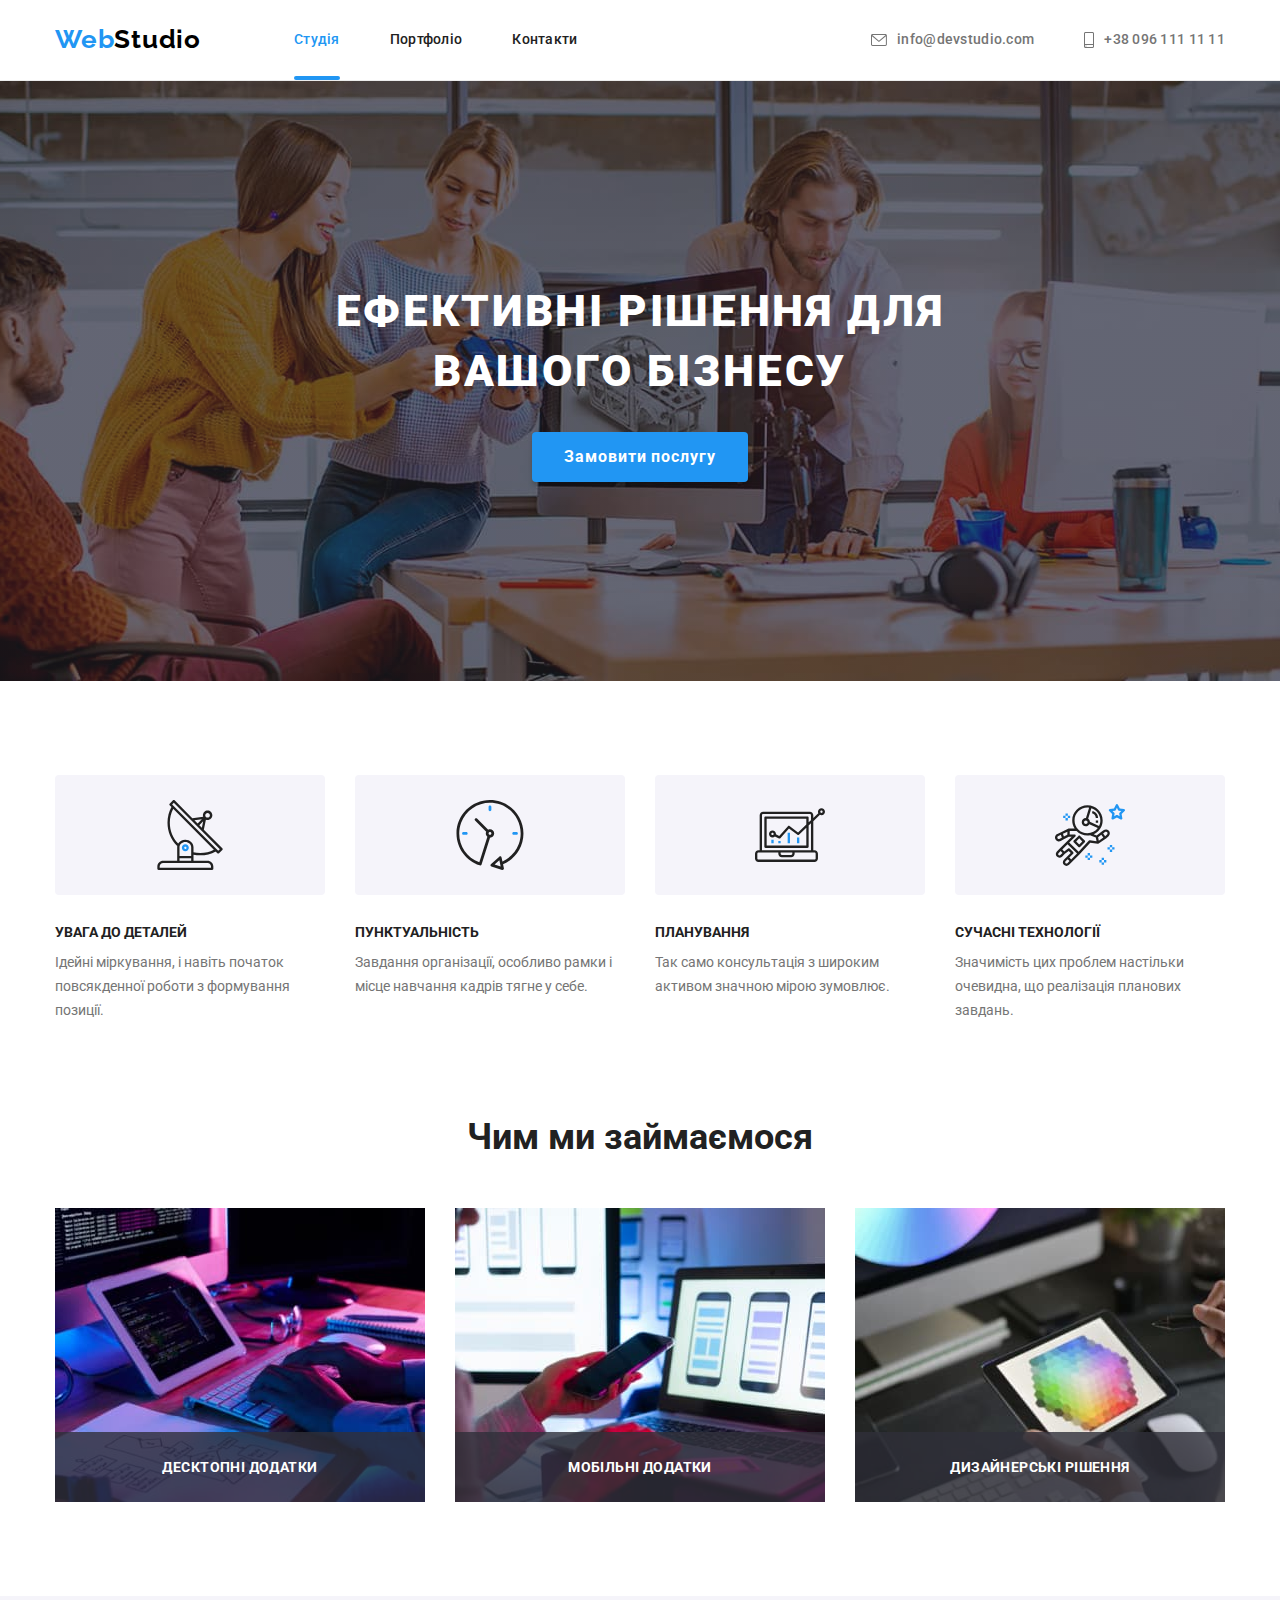
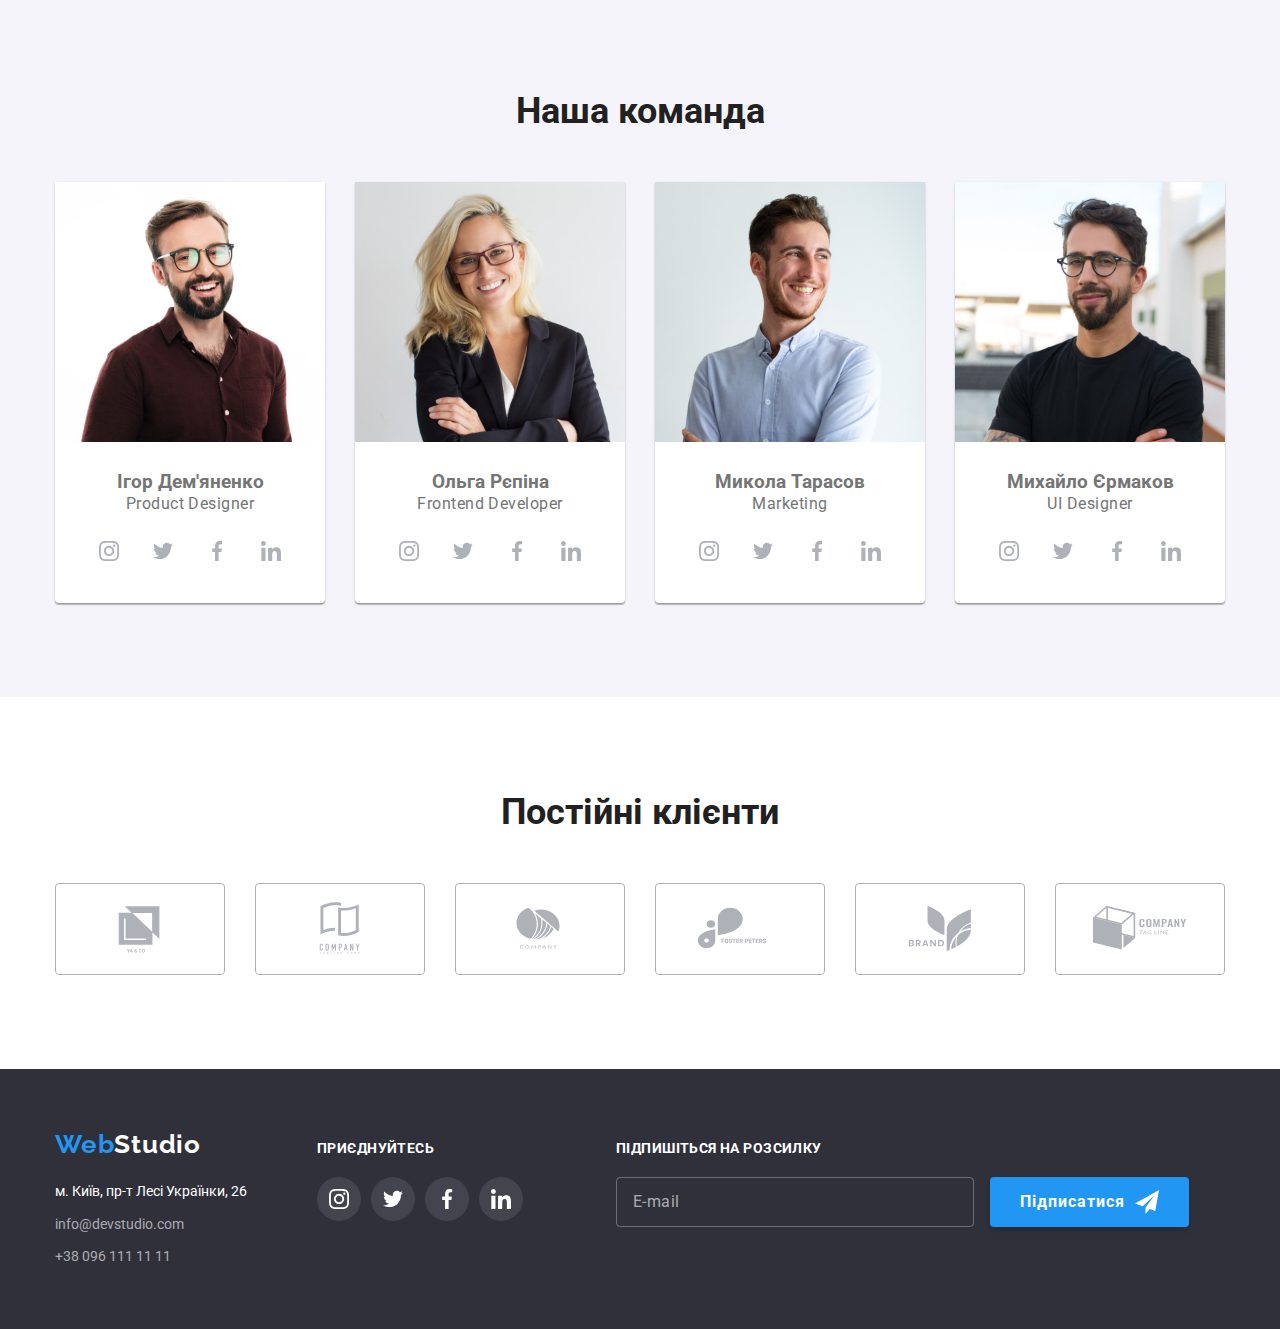
<file: index.html>
<!DOCTYPE html>
<html lang="uk">
  <head>
    <meta charset="UTF-8" />
    <meta http-equiv="X-UA-Compatible" content="IE=edge" />
    <meta name="viewport" content="width=device-width, initial-scale=1.0" />
    <title>WebStudio</title>
    <link rel="preconnect" href="https://fonts.googleapis.com" />
    <link rel="preconnect" href="https://fonts.gstatic.com" crossorigin />
    <link
      href="https://fonts.googleapis.com/css2?family=Raleway:wght@700&family=Roboto:wght@400;500;700;900&display=swap"
      rel="stylesheet"
    />
    <link
      rel="stylesheet"
      href="https://cdnjs.cloudflare.com/ajax/libs/modern-normalize/1.0.0/modern-normalize.min.css"
    />
    <link rel="stylesheet" href="./css/main.min.css" />
  </head>
  <body>
    <!--Навігація-->
    <header class="header">
      <div class="header__container container">
        <nav class="nav">
          <a href="./index.html" class="logo"
            ><span class="logo__web">Web</span>Studio</a
          >

          <ul class="nav__list list">
            <li class="nav__item">
              <a href="./index.html" class="nav__link nav__link--current">Студія</a>
            </li>
            <li class="nav__item">
              <a href="./portfolio.html" class="nav__link">Портфоліо</a>
            </li>
            <li class="nav__item"><a href="" class="nav__link">Контакти</a></li>
          </ul>
        </nav>

        <ul class="auth list">
          <li class="auth__item">
            <a href="mailto:info@devstudio.com" class="auth__link">
              <svg class="auth__icon" width="16" height="12">
                <use xlink:href="./images/icons.svg#icon-envelope"></use>
              </svg>
              info@devstudio.com</a
            >
          </li>
          <li class="auth__item">
            <a href="tel:+380961111111" class="auth__link">
              <svg class="auth__icon" width="10" height="16">
                <use href="./images/icons.svg#icon-smartphone"></use>
              </svg>
              +38 096 111 11 11</a
            >
          </li>
        </ul>
      </div>
    </header>

    <main class="main">
      <!--Hero-->
      <section class="hero">
        <div class="hero__bg">
          <div class="hero__container container">
            <h1 class="hero__title">Ефективні рішення для вашого бізнесу</h1>
            <button type="button" class="hero__button" data-modal-open>
              Замовити послугу
            </button>
          </div>
        </div>
      </section>

      <!--Переваги-->
      <section class="benefits section">
        <div class="container">
          <h2 class="title visually-hidden">Наші Переваги</h2>
          <ul class="benefits__list list">
            <li class="benefits__item">
              <div class="benefits__icon">
                <svg class="icon">
                  <use href="./images/icons.svg#icon-antenna"></use>
                </svg>
              </div>
              <h3 class="benefits__name">УВАГА ДО ДЕТАЛЕЙ</h3>
              <p class="benefits__descr">
                Ідейні міркування, і навіть початок повсякденної роботи з
                формування позиції.
              </p>
            </li>
            <li class="benefits__item">
              <div class="benefits__icon">
                <svg class="icon">
                  <use href="./images/icons.svg#icon-clock"></use>
                </svg>
              </div>
              <h3 class="benefits__name">ПУНКТУАЛЬНІСТЬ</h3>
              <p class="benefits__descr">
                Завдання організації, особливо рамки і місце навчання кадрів
                тягне у себе.
              </p>
            </li>
            <li class="benefits__item">
              <div class="benefits__icon">
                <svg class="icon">
                  <use href="./images/icons.svg#icon-diagram"></use>
                </svg>
              </div>
              <h3 class="benefits__name">ПЛАНУВАННЯ</h3>
              <p class="benefits__descr">
                Так само консультація з широким активом значною мірою зумовлює.
              </p>
            </li>
            <li class="benefits__item">
              <div class="benefits__icon">
                <svg class="icon">
                  <use href="./images/icons.svg#icon-astronaut"></use>
                </svg>
              </div>
              <h3 class="benefits__name">СУЧАСНІ ТЕХНОЛОГІЇ</h3>
              <p class="benefits__descr">
                Значимість цих проблем настільки очевидна, що реалізація
                планових завдань.
              </p>
            </li>
          </ul>
        </div>
      </section>

      <!--Чим ми займаємося-->
      <section class="work section">
        <div class="container">
          <h2 class="work__title title">Чим ми займаємося</h2>
          <ul class="work__list list">
            <li class="work__item">
              <img
                src="./images/computer.jpg"
                alt="Фото комп'ютера"
                width="370"
                class="work__image"
              />
              <div class="work__caption">
                <h3 class="work__name">Десктопні додатки</h3>
              </div>
            </li>
            <li class="work__item">
              <img
                src="./images/smartphone.jpg"
                alt="Фото смартфона"
                width="370"
                class="work__image"
              />
              <div class="work__caption">
                <h3 class="work__name">Мобільні додатки</h3>
              </div>
            </li>
            <li class="work__item">
              <img
                src="./images/tablet.jpg"
                alt="Фото планшета"
                width="370"
                class="work__image"
              />
              <div class="work__caption">
                <h3 class="work__name">Дизайнерські рішення</h3>
              </div>
            </li>
          </ul>
        </div>
      </section>

      <!--Наша команда-->
      <section class="team section">
        <div class="container">
          <h2 class="title">Наша команда</h2>
          <ul class="team-list list">
            <li class="item">
              <img
                src="./images/Demianenko.jpg"
                alt="Фото Ігора Дем'яненко"
                width="270"
                class="team-img"
              />
              <div class="member-info">
                <h3 class="team-member">Ігор Дем'яненко</h3>
                <p lang="en" class="team-member-position">Product Designer</p>
                <ul class="team-member-links list">
                  <li class="team-member-link">
                    <a
                      class="member-social-link"
                      href="https://www.instagram.com/"
                      target="_blank"
                      rel="noopener noreferrer nofollow"
                    >
                      <svg class="icon">
                        <use href="./images/icons.svg#icon-instagram"></use>
                      </svg>
                    </a>
                  </li>
                  <li class="team-member-link">
                    <a
                      class="member-social-link"
                      href="https://www.twitter.com/"
                      target="_blank"
                      rel="noopener noreferrer nofollow"
                    >
                      <svg class="icon">
                        <use href="./images/icons.svg#icon-twitter"></use>
                      </svg>
                    </a>
                  </li>
                  <li class="team-member-link">
                    <a
                      class="member-social-link"
                      href="https://www.facebook.com/"
                      target="_blank"
                      rel="noopener noreferrer nofollow"
                    >
                      <svg class="icon">
                        <use href="./images/icons.svg#icon-facebook"></use>
                      </svg>
                    </a>
                  </li>
                  <li class="team-member-link">
                    <a
                      class="member-social-link"
                      href="https://www.linkedin.com/"
                      target="_blank"
                      rel="noopener noreferrer nofollow"
                    >
                      <svg class="icon">
                        <use href="./images/icons.svg#icon-linkedin"></use>
                      </svg>
                    </a>
                  </li>
                </ul>
              </div>
            </li>
            <li class="item">
              <img
                src="./images/Repina.jpg"
                alt="Фото Ольги Рєпіної"
                width="270"
                class="team-img"
              />
              <div class="member-info">
                <h3 class="team-member">Ольга Рєпіна</h3>
                <p lang="en" class="team-member-position">Frontend Developer</p>
                <ul class="team-member-links list">
                  <li class="team-member-link">
                    <a
                      class="member-social-link"
                      href="https://www.instagram.com/"
                      target="_blank"
                      rel="noopener noreferrer nofollow"
                    >
                      <svg class="icon">
                        <use href="./images/icons.svg#icon-instagram"></use>
                      </svg>
                    </a>
                  </li>
                  <li class="team-member-link">
                    <a
                      class="member-social-link"
                      href="https://www.twitter.com/"
                      target="_blank"
                      rel="noopener noreferrer nofollow"
                    >
                      <svg class="icon">
                        <use href="./images/icons.svg#icon-twitter"></use>
                      </svg>
                    </a>
                  </li>
                  <li class="team-member-link">
                    <a
                      class="member-social-link"
                      href="https://www.facebook.com/"
                      target="_blank"
                      rel="noopener noreferrer nofollow"
                    >
                      <svg class="icon">
                        <use href="./images/icons.svg#icon-facebook"></use>
                      </svg>
                    </a>
                  </li>
                  <li class="team-member-link">
                    <a
                      class="member-social-link"
                      href="https://www.linkedin.com/"
                      target="_blank"
                      rel="noopener noreferrer nofollow"
                    >
                      <svg class="icon">
                        <use href="./images/icons.svg#icon-linkedin"></use>
                      </svg>
                    </a>
                  </li>
                </ul>
              </div>
            </li>
            <li class="item">
              <img
                src="./images/Tarasov.jpg"
                alt="Фото Миколи Тарасова"
                width="270"
                class="team-img"
              />
              <div class="member-info">
                <h3 class="team-member">Микола Тарасов</h3>
                <p lang="en" class="team-member-position">Marketing</p>
                <ul class="team-member-links list">
                  <li class="team-member-link">
                    <a
                      class="member-social-link"
                      href="https://www.instagram.com/"
                      target="_blank"
                      rel="noopener noreferrer nofollow"
                    >
                      <svg class="icon">
                        <use href="./images/icons.svg#icon-instagram"></use>
                      </svg>
                    </a>
                  </li>
                  <li class="team-member-link">
                    <a
                      class="member-social-link"
                      href="https://www.twitter.com/"
                      target="_blank"
                      rel="noopener noreferrer nofollow"
                    >
                      <svg class="icon">
                        <use href="./images/icons.svg#icon-twitter"></use>
                      </svg>
                    </a>
                  </li>
                  <li class="team-member-link">
                    <a
                      class="member-social-link"
                      href="https://www.facebook.com/"
                      target="_blank"
                      rel="noopener noreferrer nofollow"
                    >
                      <svg class="icon">
                        <use href="./images/icons.svg#icon-facebook"></use>
                      </svg>
                    </a>
                  </li>
                  <li class="team-member-link">
                    <a
                      class="member-social-link"
                      href="https://www.linkedin.com/"
                      target="_blank"
                      rel="noopener noreferrer nofollow"
                    >
                      <svg class="icon">
                        <use href="./images/icons.svg#icon-linkedin"></use>
                      </svg>
                    </a>
                  </li>
                </ul>
              </div>
            </li>
            <li class="item">
              <img
                src="./images/Iermakov.jpg"
                alt="Фото Михайла Єрмакова"
                width="270"
                class="team-img"
              />
              <div class="member-info">
                <h3 class="team-member">Михайло Єрмаков</h3>
                <p lang="en" class="team-member-position">UI Designer</p>
                <ul class="team-member-links list">
                  <li class="team-member-link">
                    <a
                      class="member-social-link"
                      href="https://www.instagram.com/"
                      target="_blank"
                      rel="noopener noreferrer nofollow"
                    >
                      <svg class="icon">
                        <use href="./images/icons.svg#icon-instagram"></use>
                      </svg>
                    </a>
                  </li>
                  <li class="team-member-link">
                    <a
                      class="member-social-link"
                      href="https://www.twitter.com/"
                      target="_blank"
                      rel="noopener noreferrer nofollow"
                    >
                      <svg class="icon">
                        <use href="./images/icons.svg#icon-twitter"></use>
                      </svg>
                    </a>
                  </li>
                  <li class="team-member-link">
                    <a
                      class="member-social-link"
                      href="https://www.facebook.com/"
                      target="_blank"
                      rel="noopener noreferrer nofollow"
                    >
                      <svg class="icon">
                        <use href="./images/icons.svg#icon-facebook"></use>
                      </svg>
                    </a>
                  </li>
                  <li class="team-member-link">
                    <a
                      class="member-social-link"
                      href="https://www.linkedin.com/"
                      target="_blank"
                      rel="noopener noreferrer nofollow"
                    >
                      <svg class="icon">
                        <use href="./images/icons.svg#icon-linkedin"></use>
                      </svg>
                    </a>
                  </li>
                </ul>
              </div>
            </li>
          </ul>
        </div>
      </section>

      <section class="clients section">
        <div class="container">
          <h2 class="clients__title title">Постійні клієнти</h2>
          <ul class="clients__list list">
            <li class="clients__item">
              <a
                href="#"
                target="_blank"
                rel="noopener noreferrer"
                class="clients__link"
              >
                <svg class="clients__icon">
                  <use href="./images/icons.svg#icon-client1"></use>
                </svg>
              </a>
            </li>
            <li class="clients__item">
              <a
                href="#"
                target="_blank"
                rel="noopener noreferrer"
                class="clients__link"
              >
                <svg class="clients__icon">
                  <use href="./images/icons.svg#icon-client2"></use>
                </svg>
              </a>
            </li>
            <li class="clients__item">
              <a
                href="#"
                target="_blank"
                rel="noopener noreferrer"
                class="clients__link"
              >
                <svg class="clients__icon">
                  <use href="./images/icons.svg#icon-client3"></use>
                </svg>
              </a>
            </li>
            <li class="clients__item">
              <a
                href="#"
                target="_blank"
                rel="noopener noreferrer"
                class="clients__link"
              >
                <svg class="clients__icon">
                  <use href="./images/icons.svg#icon-client4"></use>
                </svg>
              </a>
            </li>
            <li class="clients__item">
              <a
                href="#"
                target="_blank"
                rel="noopener noreferrer"
                class="clients__link"
              >
                <svg class="clients__icon">
                  <use href="./images/icons.svg#icon-client5"></use>
                </svg>
              </a>
            </li>
            <li class="clients__item">
              <a
                href="#"
                target="_blank"
                rel="noopener noreferrer"
                class="clients__link"
              >
                <svg class="clients__icon">
                  <use href="./images/icons.svg#icon-client6"></use>
                </svg>
              </a>
            </li>
          </ul>
        </div>
      </section>
    </main>

    <!--Футер-->
    <footer class="footer">
      <div class="footer__container container">
        <div class="footer__contacts">
          <a href="./index.html" class="logo logo--footer"
            ><span class="logo__web">Web</span>Studio</a
          >

          <address class="contacts">
            <ul class="contacts__list list">
              <li class="contacts__item">
                <a
                  href="https://goo.gl/maps/JjbHSfaWwbeHCiiM6"
                  target="_blank"
                  rel="noopener noreferrer"
                  class="contacts__link"
                  >м. Київ, пр-т Лесі Українки, 26</a
                >
              </li>
              <li class="contacts__item">
                <a
                  href="mailto:info@devstudio.com"
                  class="contacts__link gray-link"
                  >info@devstudio.com</a
                >
              </li>
              <li class="contacts__item">
                <a href="tel:+380961111111" class="contacts__link gray-link"
                  >+38 096 111 11 11</a
                >
              </li>
            </ul>
          </address>
        </div>
        <div class="social">
          <p class="social__title">приєднуйтесь</p>
          <ul class="social__list list">
            <li class="social__item">
              <a
                href="https://www.instagram.com/"
                target="_blank"
                rel="noopener noreferrer nofollow"
                class="social__link"
              >
                <svg class="social__icon">
                  <use href="./images/icons.svg#icon-instagram"></use>
                </svg>
              </a>
            </li>
            <li class="social__item">
              <a
                href="https://www.twitter.com/"
                target="_blank"
                rel="noopener noreferrer nofollow"
                class="social__link"
              >
                <svg class="social__icon">
                  <use href="./images/icons.svg#icon-twitter"></use>
                </svg>
              </a>
            </li>
            <li class="social__item">
              <a
                href="https://www.facebook.com/"
                target="_blank"
                rel="noopener noreferrer nofollow"
                class="social__link"
              >
                <svg class="social__icon">
                  <use href="./images/icons.svg#icon-facebook"></use>
                </svg>
              </a>
            </li>
            <li class="social__item">
              <a
                href="https://www.linkedin.com/"
                target="_blank"
                rel="noopener noreferrer nofollow"
                class="social__link"
              >
                <svg class="social__icon">
                  <use href="./images/icons.svg#icon-linkedin"></use>
                </svg>
              </a>
            </li>
          </ul>
        </div>

        <div class="newsletter">
          <form class="newsletter__form" autocomplete="on">
            <label class="newsletter__label" for="email">Підпишіться на розсилку</label>
            <input
              type="email"
              name="email"
              id="email"
              placeholder="E-mail"
              class="newsletter__input"
            />
            <button type="submit" class="newsletter__button">
              Підписатися
              <svg class="newsletter__icon">
                <use href="./images/icons.svg#icon-send"></use>
              </svg>
            </button>
          </form>
        </div>
      </div>
    </footer>

    <div class="backdrop is-hidden" data-modal>
      <div class="modal">
        <button type="button" class="close-btn" data-modal-close>
          <svg class="icon">
            <use href="./images/icons.svg#icon-close"></use>
          </svg>
        </button>
        <form class="signup-form">
          <h2 class="signup-header">Залиште свої дані, ми вам передзвонимо</h2>
          <div class="form-field">
            <label class="form-label"
              >Ім'я
              <input type="text" name="username" class="form-input" />
              <div class="icon-container">
                <svg class="form-icon">
                  <use href="./images/icons.svg#icon-person"></use>
                </svg>
              </div>
            </label>
          </div>
          <div class="form-field">
            <label class="form-label"
              >Телефон
              <input type="tel" name="phone" class="form-input" />
              <div class="icon-container">
                <svg class="form-icon">
                  <use href="./images/icons.svg#icon-phone"></use>
                </svg>
              </div>
            </label>
          </div>
          <div class="form-field">
            <label class="form-label"
              >Пошта
              <input type="email" name="email" class="form-input" />
              <div class="icon-container">
                <svg class="form-icon">
                  <use href="./images/icons.svg#icon-letter"></use>
                </svg>
              </div>
            </label>
          </div>
          <div class="form-field">
            <label class="form-label"
              >Коментар
              <textarea
                type="text"
                name="comments"
                class="form-input form-textarea"
                placeholder="Введіть текст"
              ></textarea>
            </label>
          </div>

          <div class="agreement">
            <label class="checkbox-label" for="accept">
              Погоджуюся з розсилкою та приймаю &nbsp;
              <a href="#" class="checkbox-link"> Умови договору</a>
            </label>
            <input
              type="checkbox"
              class="checkbox"
              id="accept"
              name="agreement"
              value="agree"
            />
            <div class="checkbox-icon-holder">
              <svg class="checkbox-icon">
                <use href="./images/icons.svg#icon-check"></use>
              </svg>
            </div>
          </div>

          <div class="btn-container">
            <button type="submit" value="submit" class="submit-form-btn">
              Відправити
            </button>
          </div>
        </form>
      </div>
    </div>

    <script src="./js/modal.js"></script>
  </body>
</html>
</file>
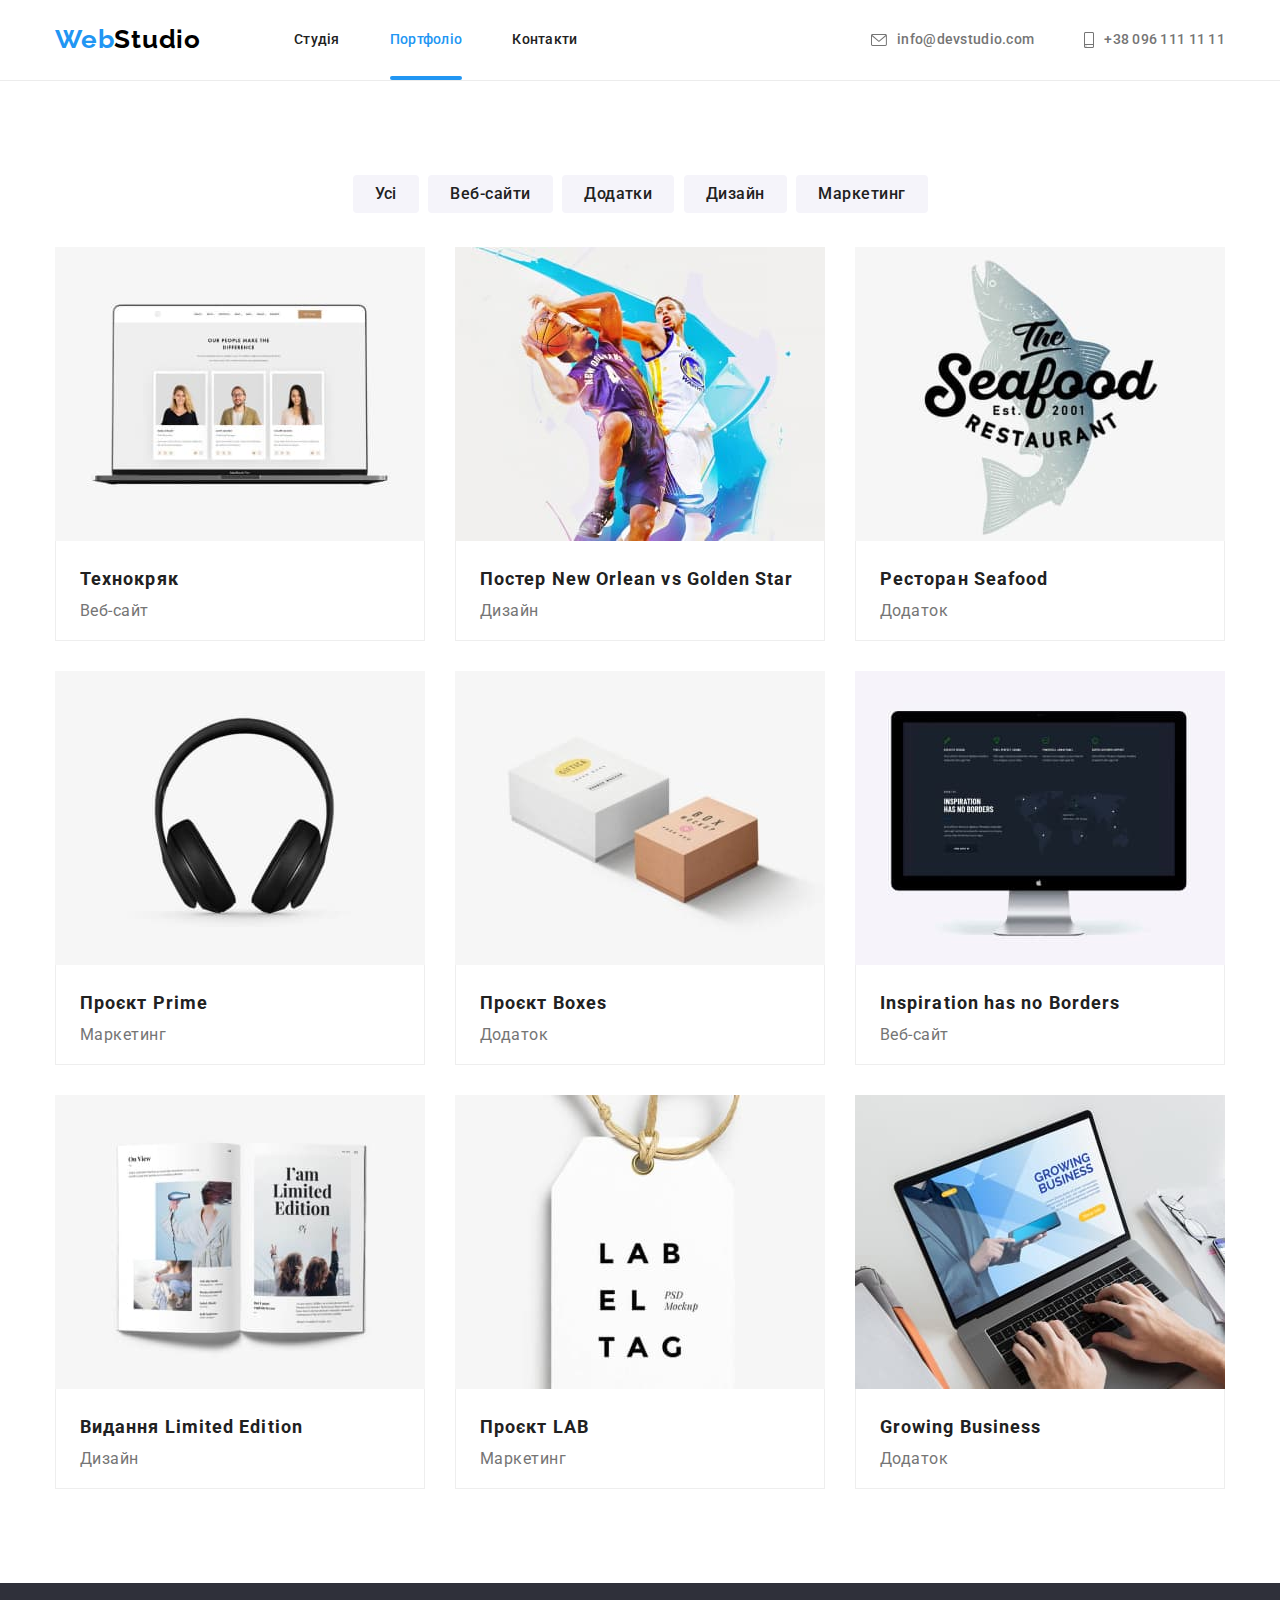
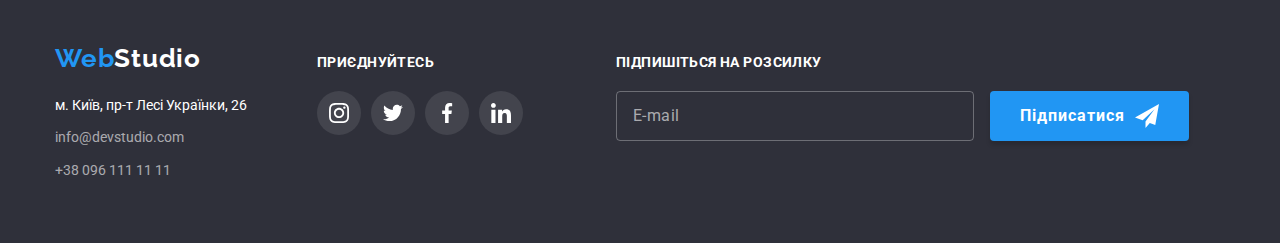
<file: portfolio.html>
<!DOCTYPE html>
<html lang="uk">
  <head>
    <meta charset="UTF-8" />
    <meta http-equiv="X-UA-Compatible" content="IE=edge" />
    <meta name="viewport" content="width=device-width, initial-scale=1.0" />
    <title>WebStudio: Portfolio</title>
    <link rel="preconnect" href="https://fonts.googleapis.com" />
    <link rel="preconnect" href="https://fonts.gstatic.com" crossorigin />
    <link
      href="https://fonts.googleapis.com/css2?family=Raleway:wght@700&family=Roboto:wght@400;500;700;900&display=swap"
      rel="stylesheet"
    />
    <link
      rel="stylesheet"
      href="https://cdnjs.cloudflare.com/ajax/libs/modern-normalize/1.0.0/modern-normalize.min.css"
    />
    <link rel="stylesheet" href="./css/main.min.css" />
  </head>
  <body>
    <!--Навігація-->
    <header class="header">
      <div class="header__container container">
        <nav class="nav">
          <a href="./index.html" class="logo"
            ><span class="logo__web">Web</span>Studio</a
          >

          <ul class="nav__list list">
            <li class="nav__item">
              <a href="./index.html" class="nav__link">Студія</a>
            </li>
            <li class="nav__item">
              <a href="./portfolio.html" class="nav__link nav__link--current">Портфоліо</a>
            </li>
            <li class="nav__item"><a href="" class="nav__link">Контакти</a></li>
          </ul>
        </nav>

        <ul class="auth list">
          <li class="auth__item">
            <a href="mailto:info@devstudio.com" class="auth__link">
              <svg class="auth__icon" width="16" height="12">
                <use xlink:href="./images/icons.svg#icon-envelope"></use>
              </svg>
              info@devstudio.com</a
            >
          </li>
          <li class="auth__item">
            <a href="tel:+380961111111" class="auth__link">
              <svg class="auth__icon" width="10" height="16">
                <use href="./images/icons.svg#icon-smartphone"></use>
              </svg>
              +38 096 111 11 11</a
            >
          </li>
        </ul>
      </div>
    </header>

    <main>
      <section class="gallery section">
        <div class="container">
          <h1 class="title visually-hidden">Hаша Галерея</h1>
          <ul class="filters list">
            <li>
              <button type="button" class="btn">Усі</button>
            </li>
            <li>
              <button type="button" class="btn">Веб-сайти</button>
            </li>
            <li>
              <button type="button" class="btn">Додатки</button>
            </li>
            <li>
              <button type="button" class="btn">Дизайн</button>
            </li>
            <li>
              <button type="button" class="btn">Маркетинг</button>
            </li>
          </ul>

          <ul class="projects list">
            <li class="project-item">
              <a
                href="#"
                target="_blank"
                rel="noopener noreferrer"
                class="project-link"
              >
                <div class="project-thumb">
                  <img
                    src="./images/tekhnokriak.jpg"
                    alt="Зображення веб-сайту"
                    width="370"
                  />
                  <div class="project-item-overlay">
                    <p class="project-item-content">
                      Ресурс пропонує комплексні пропозиції з різним рівнем
                      функціоналу та сервісів. Все це дозволить відвідувачу
                      отримати вичерпні відомості про компанію чи приватну
                      особу.
                    </p>
                  </div>
                </div>

                <div class="project-descr">
                  <h2 class="project-name">Технокряк</h2>
                  <p class="project-type">Веб-сайт</p>
                </div>
              </a>
            </li>
            <li class="project-item">
              <a
                href="#"
                target="_blank"
                rel="noopener noreferrer"
                class="project-link"
              >
                <div class="project-thumb">
                  <img
                    src="./images/poster.jpg"
                    alt="Зображення веб-сайту"
                    width="370"
                  />
                  <div class="project-item-overlay">
                    <p class="project-item-content">
                      Ресурс пропонує комплексні пропозиції з різним рівнем
                      функціоналу та сервісів. Все це дозволить відвідувачу
                      отримати вичерпні відомості про компанію чи приватну
                      особу.
                    </p>
                  </div>
                </div>

                <div class="project-descr">
                  <h2 class="project-name">
                    Постер <span lang="en">New Orlean vs Golden Star</span>
                  </h2>
                  <p class="project-type">Дизайн</p>
                </div>
              </a>
            </li>
            <li class="project-item">
              <a
                href="#"
                target="_blank"
                rel="noopener noreferrer"
                class="project-link"
              >
                <div class="project-thumb">
                  <img
                    src="./images/seafoodresto.jpg"
                    alt="Зображення веб-сайту"
                    width="370"
                  />
                  <div class="project-item-overlay">
                    <p class="project-item-content">
                      Ресурс пропонує комплексні пропозиції з різним рівнем
                      функціоналу та сервісів. Все це дозволить відвідувачу
                      отримати вичерпні відомості про компанію чи приватну
                      особу.
                    </p>
                  </div>
                </div>

                <div class="project-descr">
                  <h2 class="project-name">
                    Ресторан <span lang="en">Seafood</span>
                  </h2>
                  <p class="project-type">Додаток</p>
                </div>
              </a>
            </li>
            <li class="project-item">
              <a
                href="#"
                target="_blank"
                rel="noopener noreferrer"
                class="project-link"
              >
                <div class="project-thumb">
                  <img
                    src="./images/primeproject.jpg"
                    alt="Зображення веб-сайту"
                    width="370"
                  />
                  <div class="project-item-overlay">
                    <p class="project-item-content">
                      Ресурс пропонує комплексні пропозиції з різним рівнем
                      функціоналу та сервісів. Все це дозволить відвідувачу
                      отримати вичерпні відомості про компанію чи приватну
                      особу.
                    </p>
                  </div>
                </div>

                <div class="project-descr">
                  <h2 class="project-name">
                    Проєкт <span lang="en">Prime</span>
                  </h2>
                  <p class="project-type">Маркетинг</p>
                </div>
              </a>
            </li>
            <li class="project-item">
              <a
                href="#"
                target="_blank"
                rel="noopener noreferrer"
                class="project-link"
              >
                <div class="project-thumb">
                  <img
                    src="./images/boxesproject.jpg"
                    alt="Зображення веб-сайту"
                    width="370"
                  />
                  <div class="project-item-overlay">
                    <p class="project-item-content">
                      Ресурс пропонує комплексні пропозиції з різним рівнем
                      функціоналу та сервісів. Все це дозволить відвідувачу
                      отримати вичерпні відомості про компанію чи приватну
                      особу.
                    </p>
                  </div>
                </div>

                <div class="project-descr">
                  <h2 class="project-name">
                    Проєкт <span lang="en">Boxes</span>
                  </h2>
                  <p class="project-type">Додаток</p>
                </div>
              </a>
            </li>
            <li class="project-item">
              <a
                href="#"
                target="_blank"
                rel="noopener noreferrer"
                class="project-link"
              >
                <div class="project-thumb">
                  <img
                    src="./images/noborders.jpg"
                    alt="Зображення веб-сайту"
                    width="370"
                  />
                  <div class="project-item-overlay">
                    <p class="project-item-content">
                      Ресурс пропонує комплексні пропозиції з різним рівнем
                      функціоналу та сервісів. Все це дозволить відвідувачу
                      отримати вичерпні відомості про компанію чи приватну
                      особу.
                    </p>
                  </div>
                </div>

                <div class="project-descr">
                  <h2 class="project-name">
                    <span lang="en">Inspiration has no Borders</span>
                  </h2>
                  <p class="project-type">Веб-сайт</p>
                </div>
              </a>
            </li>
            <li class="project-item">
              <a
                href="#"
                target="_blank"
                rel="noopener noreferrer"
                class="project-link"
              >
                <div class="project-thumb">
                  <img
                    src="./images/limitededition.jpg"
                    alt="Зображення веб-сайту"
                    width="370"
                  />
                  <div class="project-item-overlay">
                    <p class="project-item-content">
                      Ресурс пропонує комплексні пропозиції з різним рівнем
                      функціоналу та сервісів. Все це дозволить відвідувачу
                      отримати вичерпні відомості про компанію чи приватну
                      особу.
                    </p>
                  </div>
                </div>
                <div class="project-descr">
                  <h2 class="project-name">
                    Видання <span lang="en">Limited Edition</span>
                  </h2>
                  <p class="project-type">Дизайн</p>
                </div>
              </a>
            </li>
            <li class="project-item">
              <a
                href="#"
                target="_blank"
                rel="noopener noreferrer"
                class="project-link"
              >
                <div class="project-thumb">
                  <img
                    src="./images/labproject.jpg"
                    alt="Зображення веб-сайту"
                    width="370"
                  />
                  <div class="project-item-overlay">
                    <p class="project-item-content">
                      Ресурс пропонує комплексні пропозиції з різним рівнем
                      функціоналу та сервісів. Все це дозволить відвідувачу
                      отримати вичерпні відомості про компанію чи приватну
                      особу.
                    </p>
                  </div>
                </div>
                <div class="project-descr">
                  <h2 class="project-name">
                    Проєкт <span lang="en">LAB</span>
                  </h2>
                  <p class="project-type">Маркетинг</p>
                </div>
              </a>
            </li>
            <li class="project-item">
              <a
                href="#"
                target="_blank"
                rel="noopener noreferrer"
                class="project-link"
              >
                <div class="project-thumb">
                  <img
                    src="./images/growingbusiness.jpg"
                    alt="Зображення веб-сайту"
                    width="370"
                  />
                  <div class="project-item-overlay">
                    <p class="project-item-content">
                      Ресурс пропонує комплексні пропозиції з різним рівнем
                      функціоналу та сервісів. Все це дозволить відвідувачу
                      отримати вичерпні відомості про компанію чи приватну
                      особу.
                    </p>
                  </div>
                </div>
                <div class="project-descr">
                  <h2 class="project-name">
                    <span lang="en">Growing Business</span>
                  </h2>
                  <p class="project-type">Додаток</p>
                </div>
              </a>
            </li>
          </ul>
        </div>
      </section>
    </main>

    <!--Футер-->
    <footer class="footer">
      <div class="footer__container container">
        <div class="footer__contacts">
          <a href="./index.html" class="logo logo--footer"
            ><span class="logo__web">Web</span>Studio</a
          >

          <address class="contacts">
            <ul class="contacts__list list">
              <li class="contacts__item">
                <a
                  href="https://goo.gl/maps/JjbHSfaWwbeHCiiM6"
                  target="_blank"
                  rel="noopener noreferrer"
                  class="contacts__link"
                  >м. Київ, пр-т Лесі Українки, 26</a
                >
              </li>
              <li class="contacts__item">
                <a
                  href="mailto:info@devstudio.com"
                  class="contacts__link gray-link"
                  >info@devstudio.com</a
                >
              </li>
              <li class="contacts__item">
                <a href="tel:+380961111111" class="contacts__link gray-link"
                  >+38 096 111 11 11</a
                >
              </li>
            </ul>
          </address>
        </div>
        <div class="social">
          <p class="social__title">приєднуйтесь</p>
          <ul class="social__list list">
            <li class="social__item">
              <a
                href="https://www.instagram.com/"
                target="_blank"
                rel="noopener noreferrer nofollow"
                class="social__link"
              >
                <svg class="social__icon">
                  <use href="./images/icons.svg#icon-instagram"></use>
                </svg>
              </a>
            </li>
            <li class="social__item">
              <a
                href="https://www.twitter.com/"
                target="_blank"
                rel="noopener noreferrer nofollow"
                class="social__link"
              >
                <svg class="social__icon">
                  <use href="./images/icons.svg#icon-twitter"></use>
                </svg>
              </a>
            </li>
            <li class="social__item">
              <a
                href="https://www.facebook.com/"
                target="_blank"
                rel="noopener noreferrer nofollow"
                class="social__link"
              >
                <svg class="social__icon">
                  <use href="./images/icons.svg#icon-facebook"></use>
                </svg>
              </a>
            </li>
            <li class="social__item">
              <a
                href="https://www.linkedin.com/"
                target="_blank"
                rel="noopener noreferrer nofollow"
                class="social__link"
              >
                <svg class="social__icon">
                  <use href="./images/icons.svg#icon-linkedin"></use>
                </svg>
              </a>
            </li>
          </ul>
        </div>

        <div class="newsletter">
          <form class="newsletter__form" autocomplete="on">
            <label class="newsletter__label" for="email">Підпишіться на розсилку</label>
            <input
              type="email"
              name="email"
              id="email"
              placeholder="E-mail"
              class="newsletter__input"
            />
            <button type="submit" class="newsletter__button">
              Підписатися
              <svg class="newsletter__icon">
                <use href="./images/icons.svg#icon-send"></use>
              </svg>
            </button>
          </form>
        </div>
      </div>
    </footer>
  </body>
</html>
</file>
<file: css/main.min.css>
:root{--main-text-color: #757575;--highlight-color: #2196f3;--logo-color: #000000;--title-text-color: #212121;--secondary-text-color: #ffffff;--hero-bgd-color: #c4c4c4;--footer-bgd-color: #2f303a;--section-bgd-color: #f5f4fa;--border-color: #eeeeee;--header-bottom-border: #ececec;--footer-contacts-color: rgba(255, 255, 255, 0.6);--hero-overlay-color: rgba(47, 48, 58, 0.4);--social-icons-color: #afb1b8;--social-footer-bg: #43444d;--trans-timing-function: cubic-bezier(0.4, 0, 0.2, 1);--caption-background-color: rgba(47, 48, 58, 0.8);--backdrop-bg-color: rgba(0, 0, 0, 0.2);--btn-submit-color: #188ce8}body{font-family:"Roboto",sans-serif;color:var(--main-text-color)}h1,h2,h3,ul,p{margin:0;padding:0}.title{color:var(--title-text-color);font-size:36px;line-height:1.167}.section{padding:94px 0}.container{width:1200px;padding-left:15px;padding-right:15px;margin:0 auto}.list{list-style:none}.visually-hidden{position:absolute;white-space:nowrap;width:1px;height:1px;overflow:hidden;border:0;padding:0;clip:rect(0 0 0 0);-webkit-clip-path:inset(50%);clip-path:inset(50%);margin:-1px}.logo{margin-right:93px;padding-top:24px;padding-bottom:25px;font-family:"Raleway",sans-serif;text-decoration:none;color:var(--logo-color);font-size:26px;line-height:1.19;font-weight:700;letter-spacing:.03em}.logo__web{color:var(--highlight-color)}.logo--footer{color:var(--secondary-text-color);display:inline-block;margin:0 0 20px;padding:0}.header{border-bottom:1px solid var(--header-bottom-border)}.header__container{display:flex;justify-content:space-between}.nav{display:flex;align-items:center}.nav__list{display:flex}.nav__item:not(:last-child){margin-right:50px}.nav__link{position:relative;padding:32px 0;display:inline-block;text-decoration:none;font-size:14px;line-height:1.14;font-weight:500;letter-spacing:.02em;color:var(--title-text-color);transition:color 250ms var(--trans-timing-function)}.nav__link:hover,.nav__link:focus{color:var(--highlight-color)}.nav__link--current{color:var(--highlight-color)}.nav__link--current::after{content:"";display:block;width:100%;height:4px;position:absolute;left:0;bottom:0;background-color:var(--highlight-color);border-radius:2px}.auth{display:flex}.auth__item:not(:first-child){margin-left:50px}.auth__link{display:flex;padding:32px 0;align-items:center;gap:10px;color:var(--main-text-color);text-decoration:none;font-size:14px;line-height:1.14;font-weight:500;letter-spacing:.02em;transition:color 250ms var(--trans-timing-function)}.auth__link:hover,.auth__link:focus{color:var(--highlight-color)}.auth__icon{fill:currentColor}.hero{background-color:var(--footer-bgd-color)}.hero__container{text-align:center;margin:0 auto}.hero__bg{padding:200px 0;margin:0 auto;height:600px;max-width:1600px;background-color:var(--hero-bgd-color);background-image:linear-gradient(rgba(47, 48, 58, 0.4), rgba(47, 48, 58, 0.4)),url("../images/overlay.jpg");background-position:center;background-size:cover}.hero__title{margin:0 auto 30px;color:var(--secondary-text-color);font-weight:900;font-size:44px;line-height:1.37;letter-spacing:.06em;text-transform:uppercase;width:696px}.hero__button{color:var(--secondary-text-color);background-color:var(--highlight-color);font-size:16px;line-height:1.875;font-weight:700;letter-spacing:.06em;cursor:pointer;border:none;box-shadow:0px 4px 4px rgba(0,0,0,.15);border-radius:4px;width:216px;height:50px}.benefits__list{display:flex}.benefits__item{width:270px;margin-right:30px}.benefits__item:nth-child(4){margin-right:0}.benefits__name{color:var(--title-text-color);font-size:14px;line-height:1.14;margin-bottom:10px}.benefits__descr{font-size:14px;line-height:1.7}.benefits__icon{height:120px;display:flex;justify-content:center;align-items:center;background-color:var(--section-bgd-color);border-radius:4px;margin-bottom:30px}.benefits__icon .icon{width:70px;height:70px}.work{text-align:center;padding:0 0 94px}.work__title{margin-bottom:50px}.work__list{display:flex}.work__item{position:relative}.work__item:not(:nth-child(3)){margin-right:30px}.work__caption{position:absolute;display:flex;justify-content:center;width:100%;padding:27px 0;left:0;bottom:0;background-color:var(--caption-background-color)}.work__image{display:block}.work__name{color:var(--secondary-text-color);font-family:"Roboto";font-style:normal;font-weight:700;font-size:14px;line-height:1.143;letter-spacing:.03em;text-transform:uppercase}.team{text-align:center;background:var(--section-bgd-color)}.team .title{margin-bottom:50px}.team-img{display:block}.team-list{display:flex}.team-list .item{width:270px;padding:0;background:var(--secondary-text-color);box-shadow:0px 1px 3px rgba(0,0,0,.12),0px 1px 1px rgba(0,0,0,.14),0px 2px 1px rgba(0,0,0,.2);border-radius:0px 0px 4px 4px}.team-list .item:not(:last-child){margin-right:30px}.team-member-position{font-size:16px;line-height:1.19;text-align:center;letter-spacing:.03em;margin-bottom:16px}.member-info{padding:30px 32px}.team-member-links{display:flex;justify-content:space-between}.team-member-link{width:44px;height:44px;display:flex;justify-content:center;align-items:center}.member-social-link{display:flex;justify-content:center;align-items:center;width:44px;height:44px;border-radius:50%;color:var(--social-icons-color);transition:background-color 250ms var(--trans-timing-function),color 250ms var(--trans-timing-function)}.member-social-link:hover,.member-social-link:focus{background-color:var(--highlight-color);color:var(--secondary-text-color)}.member-social-link .icon{width:20px;height:20px;fill:currentColor}.clients{text-align:center}.clients__title{margin-bottom:50px}.clients__icon{width:106px;height:60px;fill:currentColor}.clients__list{display:flex;justify-content:space-between}.clients__item{width:170px;height:92px;display:flex;justify-content:center;align-items:center}.clients__link{width:170px;height:92px;display:flex;justify-content:center;align-items:center;color:var(--social-icons-color);border:1px solid var(--social-icons-color);border-radius:4px;transition:color 250ms var(--trans-timing-function),border-color 250ms var(--trans-timing-function)}.clients__link:hover,.clients__link:focus{color:var(--highlight-color);border-color:var(--highlight-color)}.footer{background-color:var(--footer-bgd-color)}.footer__container{padding-top:60px;padding-bottom:60px;display:flex;align-items:baseline}.footer__contacts{margin-right:70px}.contacts__link{color:var(--secondary-text-color);text-decoration:none;font-size:14px;line-height:1.7;font-style:normal;transition:color 250ms var(--trans-timing-function)}.contacts__link.gray-link{color:var(--footer-contacts-color)}.contacts__link:hover,.contacts__link:focus{color:var(--highlight-color)}.contacts__item:not(:last-child){margin-bottom:9px}.social{width:206px;height:80px;margin-right:93px}.social__title{font-family:"Roboto";font-style:normal;font-weight:700;font-size:14px;line-height:1.14;letter-spacing:.03em;text-transform:uppercase;margin-bottom:20px;color:var(--secondary-text-color);text-transform:uppercase}.social__list{display:flex;justify-content:space-between}.social__item{width:44px;height:44px}.social__link{display:flex;justify-content:center;align-items:center;width:44px;height:44px;background-color:var(--social-footer-bg);color:var(--secondary-text-color);border-radius:50%;transition:background-color 250ms var(--trans-timing-function)}.social__link:hover,.social__link:focus{background-color:var(--highlight-color)}.social__icon{width:20px;height:20px;fill:currentColor}.newsletter__label{display:block;font-family:"Roboto";font-style:normal;font-weight:700;font-size:14px;line-height:1.14;letter-spacing:.03em;text-transform:uppercase;margin-bottom:20px;color:var(--secondary-text-color);text-transform:uppercase}.newsletter__input{display:inline-block;margin-right:12px;width:358px;height:50px;outline:none;border:1px solid rgba(255,255,255,.3);border-radius:4px;background-color:inherit;padding:15px 16px;color:var(--secondary-text-color);transition:border-color 250ms var(--trans-timing-function)}.newsletter__input:focus{border-color:var(--highlight-color)}.newsletter__input::-moz-placeholder{font-family:"Roboto";font-style:normal;font-weight:400;font-size:16px;line-height:1.25;letter-spacing:.03em;color:rgba(255,255,255,.6)}.newsletter__input:-ms-input-placeholder{font-family:"Roboto";font-style:normal;font-weight:400;font-size:16px;line-height:1.25;letter-spacing:.03em;color:rgba(255,255,255,.6)}.newsletter__input::placeholder{font-family:"Roboto";font-style:normal;font-weight:400;font-size:16px;line-height:1.25;letter-spacing:.03em;color:rgba(255,255,255,.6)}.newsletter__button{height:50px;color:var(--secondary-text-color);background-color:var(--highlight-color);box-shadow:0px 4px 4px rgba(0,0,0,.15);border-radius:4px;font-family:"Roboto";font-style:normal;font-weight:700;font-size:16px;line-height:1.88;letter-spacing:.06em;padding:10px 28px;border-color:rgba(0,0,0,0);cursor:pointer;display:inline-flex;align-items:center}.newsletter__icon{width:24px;height:24px;margin-left:10px;color:currentColor}.btn{color:var(--title-text-color);background-color:var(--section-bgd-color);font-weight:500;font-size:16px;line-height:1.6;text-align:center;letter-spacing:.03em;cursor:pointer;border-radius:4px;border:none;padding:6px 22px;transition:background-color 250ms var(--trans-timing-function),box-shadow 250ms var(--trans-timing-function),color 250ms var(--trans-timing-function)}.btn:hover,.btn:focus{background-color:var(--highlight-color);box-shadow:0px 3px 1px rgba(0,0,0,.1),0px 1px 2px rgba(0,0,0,.08),0px 2px 2px rgba(0,0,0,.12);color:var(--secondary-text-color)}.backdrop{position:fixed;top:0;left:0;width:100%;height:100%;opacity:1;background-color:var(--backdrop-bg-color);transition:opacity 250ms var(--trans-timing-function)}.backdrop.is-hidden{opacity:0;pointer-events:none}.backdrop .modal{position:absolute;min-width:528px;min-height:581px;top:50%;left:50%;padding:40px;background-color:var(--secondary-text-color);box-shadow:0px 1px 3px rgba(0,0,0,.12),0px 1px 1px rgba(0,0,0,.14),0px 2px 1px rgba(0,0,0,.2);border-radius:4px;transform:translate(-50%, -50%) scale(1);transition:transform 250ms var(--trans-timing-function)}.backdrop.is-hidden .backdrop .modal{transform:translate(-50%, -50%) scale(1.1)}.backdrop .modal .close-btn{position:absolute;top:8px;right:8px;width:30px;height:30px;background:var(--secondary-text-color);border:1px solid rgba(0,0,0,.1);border-radius:50%;display:flex;justify-content:center;align-items:center;cursor:pointer;transition:color 250ms var(--trans-timing-function)}.backdrop .modal .close-btn:hover,.backdrop .modal .close-btn:focus{color:var(--highlight-color)}.backdrop .modal .close-btn .icon{width:11px;height:11px;fill:currentColor}.signup-form .signup-header{color:var(--title-text-color);margin-bottom:12px;font-family:"Roboto";font-style:normal;font-weight:700;font-size:20px;line-height:1.15;text-align:center;letter-spacing:.03em}.signup-form .form-field{margin-bottom:10px;position:relative}.signup-form .form-label{display:block;margin-bottom:4px;color:var(--main-text-color);font-family:"Roboto";font-style:normal;font-weight:400;font-size:12px;line-height:1.67;letter-spacing:.01em}.signup-form .form-input{display:block;width:100%;height:40px;padding:12px 42px;outline:none;border:1px solid rgba(33,33,33,.2);border-radius:4px;resize:none;transition:border-color 250ms var(--trans-timing-function)}.signup-form .form-input:focus{border-color:var(--highlight-color)}.signup-form .form-icon{position:absolute;display:block;bottom:11px;left:12px;width:18px;height:18px;fill:currentColor}.signup-form .icon-container{color:var(--title-text-color);transition:color 250ms var(--trans-timing-function)}.form-input:focus+.signup-form .icon-container{color:var(--highlight-color)}.signup-form .form-textarea{height:120px;padding:12px 16px;margin-bottom:20px}.signup-form .form-textarea::-moz-placeholder{font-family:"Roboto";font-style:normal;font-weight:400;font-size:12px;line-height:1.167;letter-spacing:.01em;color:rgba(117,117,117,.5)}.signup-form .form-textarea:-ms-input-placeholder{font-family:"Roboto";font-style:normal;font-weight:400;font-size:12px;line-height:1.167;letter-spacing:.01em;color:rgba(117,117,117,.5)}.signup-form .form-textarea::placeholder{font-family:"Roboto";font-style:normal;font-weight:400;font-size:12px;line-height:1.167;letter-spacing:.01em;color:rgba(117,117,117,.5)}.signup-form .agreement{display:flex;flex-direction:row-reverse;justify-content:center}.signup-form .agreement .checkbox-label{cursor:pointer;display:flex;justify-content:center;align-items:center;font-family:"Roboto";font-style:normal;font-weight:400;font-size:14px;line-height:1.71;letter-spacing:.03em;color:var(--main-text-color);margin-bottom:30px}.signup-form .agreement .checkbox-label .checkbox-link{color:var(--highlight-color)}.signup-form .agreement .checkbox{position:absolute;white-space:nowrap;width:1px;height:1px;overflow:hidden;border:0;padding:0;clip:rect(0 0 0 0);-webkit-clip-path:inset(50%);clip-path:inset(50%);margin:-1px}.signup-form .agreement .checkbox:checked+.checkbox-icon-holder{border:2px solid var(--highlight-color);background-color:var(--highlight-color)}.signup-form .agreement .checkbox-icon-holder{display:flex;justify-content:center;width:16px;height:15px;margin-right:7px;margin-top:3px;border-radius:3px;border:2px solid var(--title-text-color);transition:border 250ms var(--trans-timing-function),background-color 250ms var(--trans-timing-function)}.signup-form .agreement .checkbox-icon-holder .checkbox-icon{width:12px}.signup-form .btn-container{display:flex;justify-content:center}.signup-form .btn-container .submit-form-btn{color:var(--secondary-text-color);background-color:var(--btn-submit-color);font-family:"Roboto";font-style:normal;font-weight:700;font-size:16px;line-height:1.88;display:flex;align-items:center;text-align:center;letter-spacing:.06em;padding:10px 52px;box-shadow:0px 4px 4px rgba(0,0,0,.15);border-radius:4px;border-color:rgba(0,0,0,0);cursor:pointer}.filters{display:flex;justify-content:space-between;width:575px;margin:0 auto 34px}.projects{display:flex;flex-wrap:wrap;gap:30px}.projects img{display:block}.project-name{color:var(--title-text-color);font-size:18px;line-height:2;letter-spacing:.06em}.project-type{font-size:16px;line-height:1.1875;letter-spacing:.03em;color:var(--main-text-color)}.project-item{box-sizing:border-box;width:370px;background:var(--secondary-text-color);flex-basis:calc((100% - 60px)/3)}.project-descr{padding:20px 24px;border:1px solid var(--border-color);border-top:none}.project-name{margin-bottom:4px}.project-link{display:block;text-decoration:none;transition:box-shadow 250ms var(--trans-timing-function)}.project-link:hover,.project-link:focus{box-shadow:0px 1px 1px rgba(0,0,0,.12),0px 4px 4px rgba(0,0,0,.06),1px 4px 6px rgba(0,0,0,.16)}.project-link:hover .project-item-overlay{transform:translateY(0)}.project-thumb{position:relative;overflow:hidden}.project-item-overlay{position:absolute;width:100%;height:100%;left:0;top:0;padding:63px 24px;background-color:rgba(33,150,243,.9);transform:translateY(100%);transition:transform 250ms var(--trans-timing-function)}.project-item-content{font-family:"Roboto";font-style:normal;font-weight:400;font-size:18px;line-height:1.56;letter-spacing:.03em;color:var(--secondary-text-color)}/*# sourceMappingURL=main.min.css.map */
</file>
